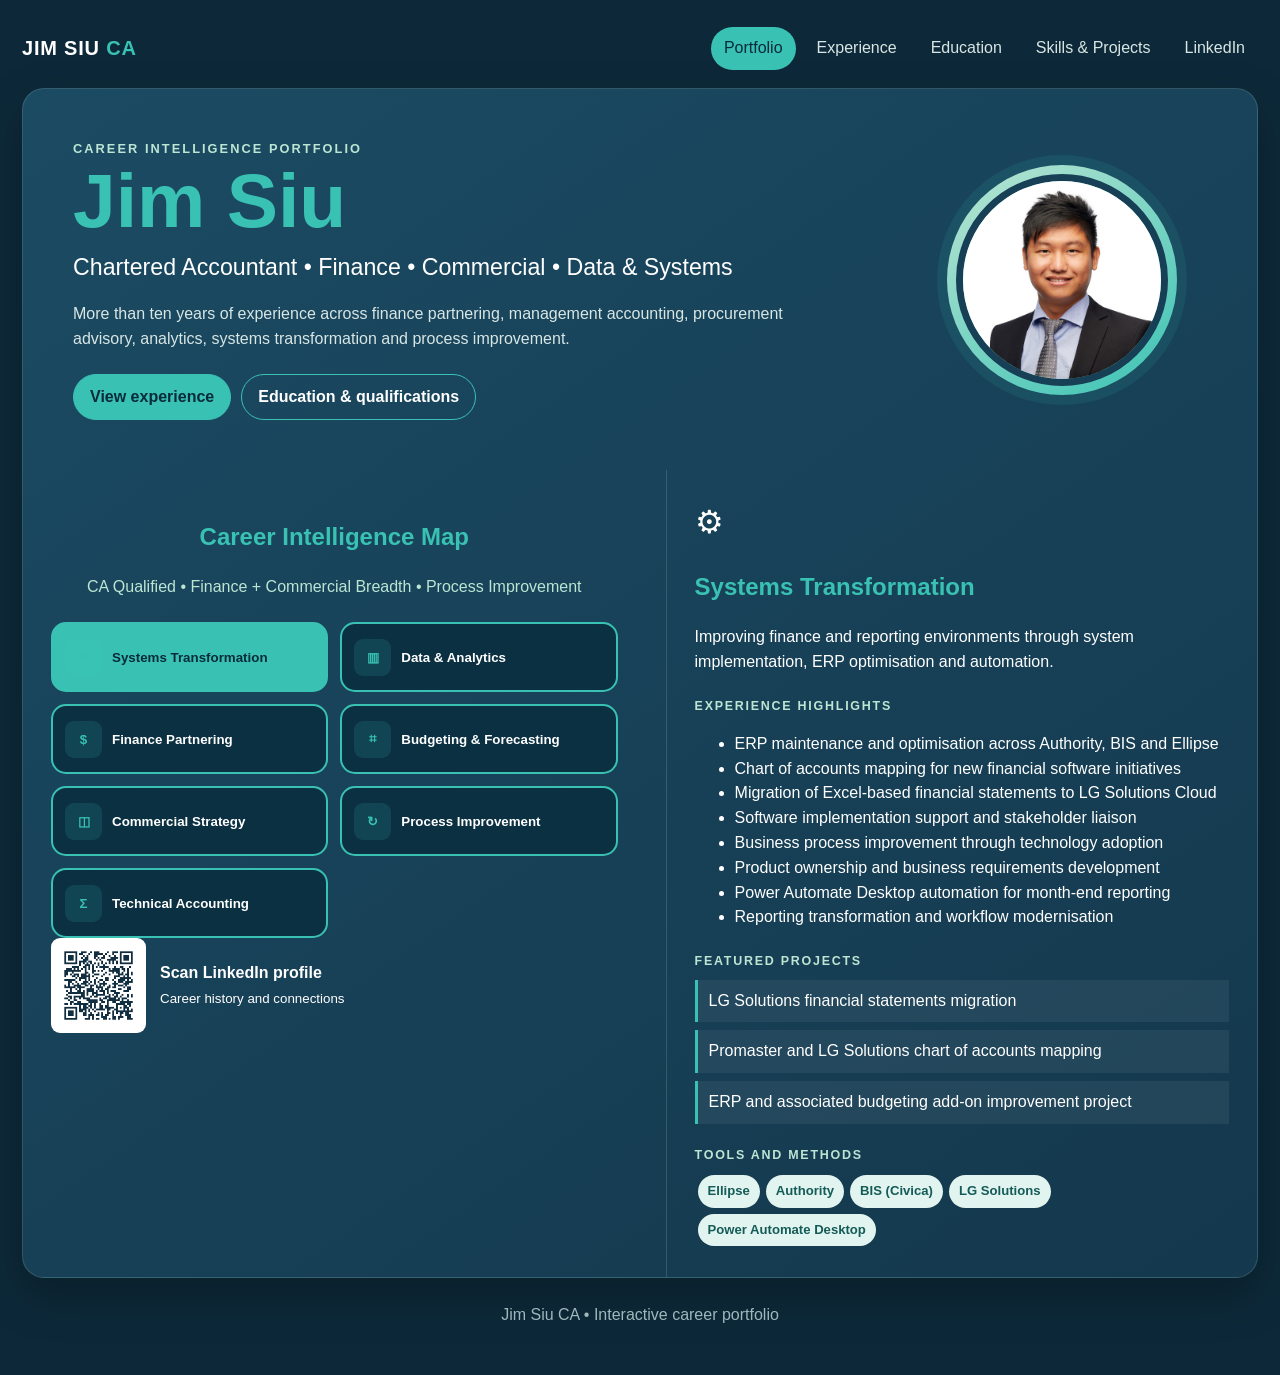
<file: index.html>
<!doctype html><html lang="en"><head><meta charset="utf-8"><meta name="viewport" content="width=device-width,initial-scale=1"><meta name="description" content="Jim Siu career portfolio"><title>Jim Siu | Portfolio</title><link rel="stylesheet" href="styles.css"></head><body><a class="skip" href="#main">Skip to content</a><div class="wrap"><header class="top"><a class="brand" href="index.html">JIM SIU <span>CA</span></a><nav class="nav" aria-label="Primary"><a href="index.html" class="active">Portfolio</a><a href="experience.html" class="">Experience</a><a href="education.html" class="">Education</a><a href="skills.html" class="">Skills & Projects</a><a href="https://www.linkedin.com/in/jim-siu-6142bab9" target="_blank" rel="noopener">LinkedIn</a></nav></header><main id="main" class="page"><section class="hero"><div><div class="kicker">Career Intelligence Portfolio</div><h1>Jim Siu</h1><h2>Chartered Accountant • Finance • Commercial • Data & Systems</h2><p>More than ten years of experience across finance partnering, management accounting, procurement advisory, analytics, systems transformation and process improvement.</p><div class="buttons"><a class="btn primary" href="experience.html">View experience</a><a class="btn secondary" href="education.html">Education & qualifications</a></div></div><div class="portrait"><img src="[data-uri]" alt="Professional portrait"></div></section><section class="dashboard"><div class="map"><h2>Career Intelligence Map</h2><p class="credential">CA Qualified • Finance + Commercial Breadth • Process Improvement</p><div class="nodes" id="nodes"></div><div class="qr"><img src="[data-uri]" alt="QR code for LinkedIn"><span><strong>Scan LinkedIn profile</strong><br><small>Career history and connections</small></span></div></div><aside class="panel" aria-live="polite"><div id="panelContent"></div></aside></section><script>const profile={"systems": {"title": "Systems Transformation", "icon": "⚙", "summary": "Improving finance and reporting environments through system implementation, ERP optimisation and automation.", "points": ["ERP maintenance and optimisation across Authority, BIS and Ellipse", "Chart of accounts mapping for new financial software initiatives", "Migration of Excel-based financial statements to LG Solutions Cloud", "Software implementation support and stakeholder liaison", "Business process improvement through technology adoption", "Product ownership and business requirements development", "Power Automate Desktop automation for month-end reporting", "Reporting transformation and workflow modernisation"], "projects": ["LG Solutions financial statements migration", "Promaster and LG Solutions chart of accounts mapping", "ERP and associated budgeting add-on improvement project"], "tools": ["Ellipse", "Authority", "BIS (Civica)", "LG Solutions", "Power Automate Desktop"]}, "data": {"title": "Data & Analytics", "icon": "▥", "summary": "Turning complex financial, procurement and operational data into decision-ready reporting and insight.", "points": ["Product Owner for procurement Power BI dashboards", "Power BI and Power Query dashboard development", "Procurement KPI and compliance reporting", "Spend analytics and procurement reporting", "Labour, overhead and discretionary spend analysis", "Dashboard scope development, blueprinting and testing", "Advanced Excel financial modelling and analysis", "Stakeholder engagement throughout dashboard development"], "projects": ["Procurement Power BI dashboard suite", "Horizon Power restructure data analysis", "Procurement compliance, spend and KPI reporting"], "tools": ["Power BI", "Power Query", "Excel", "Office Scripts", "XLOOKUP", "PivotTables"]}, "finance": {"title": "Finance Partnering", "icon": "$", "summary": "Partnering with business divisions to interpret financial performance and support strategic decisions.", "points": ["Finance Business Partner experience at Horizon Power", "Execution of strategic business plans", "Financial model and forecast development", "Budgeting and financial analysis", "Management accounting support", "Interpretation of financial reports for decision-making", "Relationship building across business divisions", "Support for strategic objectives and operational stakeholders"], "projects": ["Strategic business planning and forecasting", "Management accounting support across business areas", "Financial insight for operational decision-making"], "tools": ["Financial modelling", "Forecasting", "Variance analysis", "Stakeholder engagement"]}, "planning": {"title": "Budgeting & Forecasting", "icon": "⌗", "summary": "Preparing and monitoring operating, capital and long-term financial plans across multiple service lines.", "points": ["Annual budgeting and forecasting processes", "Long-Term Financial Plan preparation", "Four-Year Capital Works Plan development", "Operating project budget tracking", "Capital project performance monitoring", "Annual and seasonal statutory budget reviews", "Monthly variance analysis", "Financial modelling for infrastructure and ad hoc projects"], "projects": ["City of Vincent Long-Term Financial Plan", "Four-Year Capital Works Plan", "Underground power project financial model"], "tools": ["Budget modelling", "Capital planning", "Forecasting", "Variance reporting", "Advanced Excel"]}, "commercial": {"title": "Commercial Strategy", "icon": "◫", "summary": "Supporting sourcing, contracts and supplier outcomes through commercial analysis and negotiation.", "points": ["Source-to-contract procurement advisory", "Contract management and procure-to-pay support", "Probity, spend analysis and supplier management", "Strategic negotiations and commercial outcome management", "Strong supplier and stakeholder relationship management", "Pricing and benchmarking analysis across suppliers", "Commercial analysis to support business decisions", "Continuous improvement identification across procurement activities"], "projects": ["Distribution Maintenance Panel Source-to-Contract", "Retail Systems Replacement Program", "Request for Tender and Quotation Activities"], "tools": ["Negotiation", "Supplier management", "Spend analysis", "Contract management", "Procure-to-pay"]}, "improvement": {"title": "Process Improvement", "icon": "↻", "summary": "Redesigning processes and reporting to improve efficiency, governance and information quality.", "points": ["Continuous improvement initiatives across procurement and finance", "Innovation team participation at the City of Vincent", "Automation of ERP month-end reports", "Reporting and dashboard modernisation", "Financial statement digitisation project leadership", "Stakeholder-led improvement identification", "Workflow optimisation and technology adoption", "Testing and refinement of new reporting solutions"], "projects": ["Excel-to-cloud financial statement migration", "Power Automate month-end reporting automation", "Procurement dashboard reporting modernisation"], "tools": ["Power Automate Desktop", "Power BI", "Process mapping", "Testing", "Change support"]}, "accounting": {"title": "Technical Accounting", "icon": "Σ", "summary": "A Chartered Accountant foundation spanning management accounting, business advisory, tax and audit.", "points": ["Chartered Accountant, CA ANZ", "Monthly and annual financial statement preparation", "General ledger reconciliations and reviews", "Annual and seasonal statutory budget statements", "BAS, tax return and tax note preparation", "Bookkeeping and financial statement review", "Audit experience across mining, investment and retail clients", "Management accounting and monthly variance analysis"], "projects": ["Monthly and annual financial reporting", "Business advisory and tax compliance", "External audit exposure across multiple industries"], "tools": ["Xero", "Xero Practice Manager", "MYOB", "General ledger", "BAS and tax"]}};const nodes=document.getElementById('nodes'),panel=document.getElementById('panelContent');Object.entries(profile).forEach(([key,x],i)=>{const b=document.createElement('button');b.className='node'+(i===0?' active':'');b.innerHTML=`<span class="node-icon">${x.icon||'•'}</span>${x.title}`;b.onclick=()=>selectNode(key,b);nodes.appendChild(b)});function selectNode(k,b){document.querySelectorAll('.node').forEach(n=>n.classList.remove('active'));b.classList.add('active');const x=profile[k];panel.innerHTML=`<div class="panel-icon">${x.icon||'•'}</div><h2>${x.title}</h2><p>${x.summary}</p><div class="section-title">Experience highlights</div><ul>${x.points.map(v=>`<li>${v}</li>`).join('')}</ul><div class="section-title">Featured projects</div>${x.projects.map(v=>`<div class="project">${v}</div>`).join('')}<div class="section-title">Tools and methods</div>${x.tools.map(v=>`<span class="chip">${v}</span>`).join('')}`;if(innerWidth<901)panel.scrollIntoView({behavior:'smooth'})}selectNode('systems',document.querySelector('.node'));</script></main><footer>Jim Siu CA • Interactive career portfolio</footer></div></body></html>
</file>
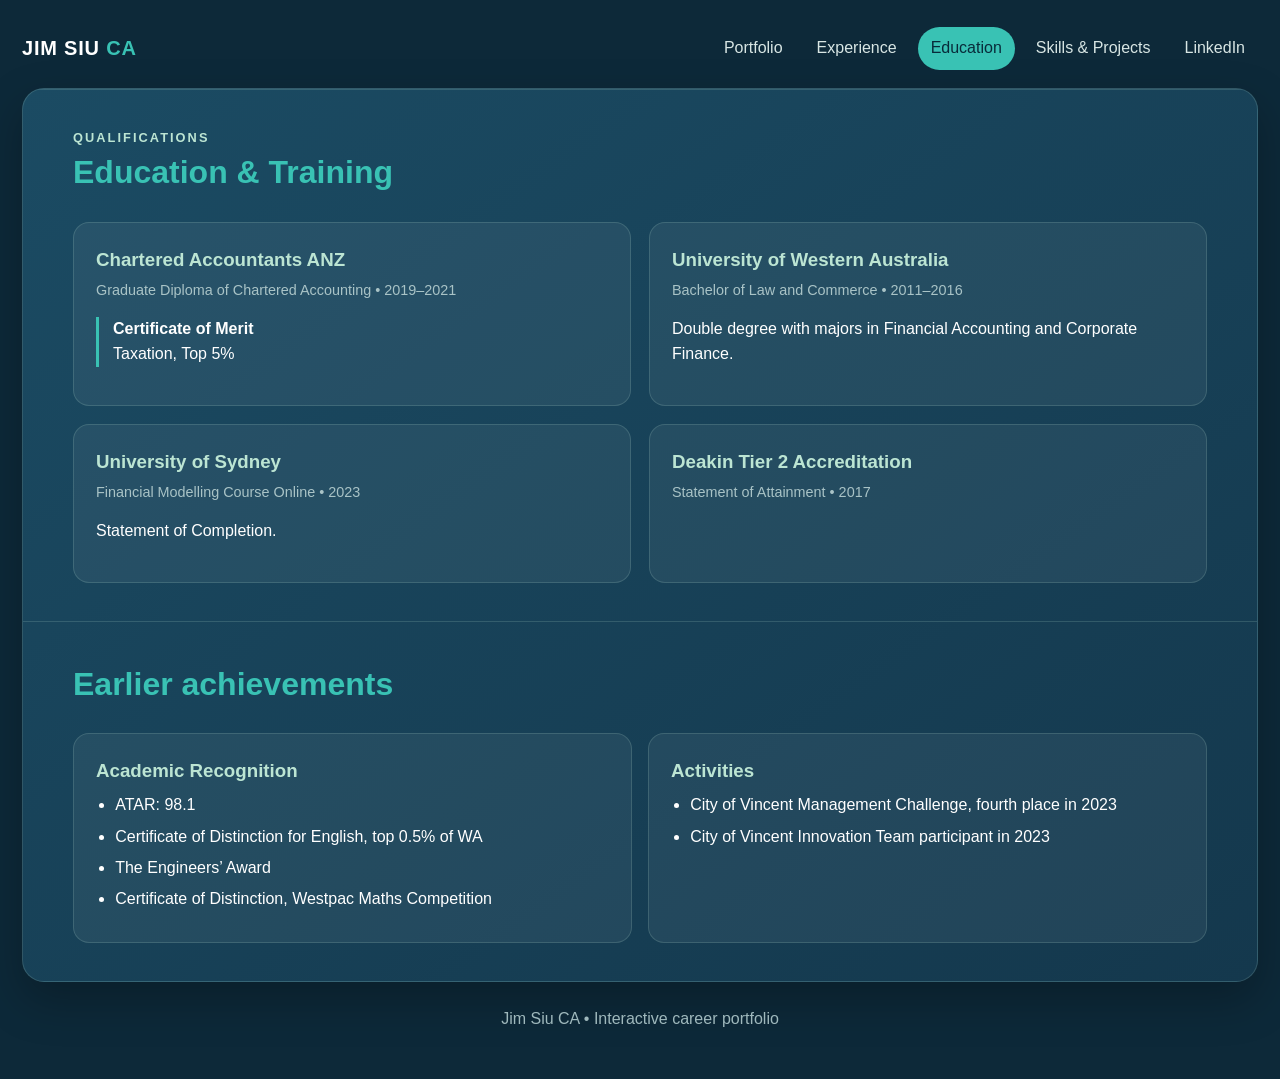
<file: education.html>
<!doctype html><html lang="en"><head><meta charset="utf-8"><meta name="viewport" content="width=device-width,initial-scale=1"><meta name="description" content="Jim Siu career portfolio"><title>Jim Siu | Education</title><link rel="stylesheet" href="styles.css"></head><body><a class="skip" href="#main">Skip to content</a><div class="wrap"><header class="top"><a class="brand" href="index.html">JIM SIU <span>CA</span></a><nav class="nav" aria-label="Primary"><a href="index.html" class="">Portfolio</a><a href="experience.html" class="">Experience</a><a href="education.html" class="active">Education</a><a href="skills.html" class="">Skills & Projects</a><a href="https://www.linkedin.com/in/jim-siu-6142bab9" target="_blank" rel="noopener">LinkedIn</a></nav></header><main id="main" class="page"><section class="section"><div class="kicker">Qualifications</div><h2>Education & Training</h2><div class="edu-grid"><article class="card"><h3>Chartered Accountants ANZ</h3><div class="meta">Graduate Diploma of Chartered Accounting • 2019–2021</div><div class="achievement"><strong>Certificate of Merit</strong><br>Taxation, Top 5%</div></article><article class="card"><h3>University of Western Australia</h3><div class="meta">Bachelor of Law and Commerce • 2011–2016</div><p>Double degree with majors in Financial Accounting and Corporate Finance.</p></article><article class="card"><h3>University of Sydney</h3><div class="meta">Financial Modelling Course Online • 2023</div><p>Statement of Completion.</p></article><article class="card"><h3>Deakin Tier 2 Accreditation</h3><div class="meta">Statement of Attainment • 2017</div></article></div></section><section class="section"><h2>Earlier achievements</h2><div class="cards"><article class="card"><h3>Academic Recognition</h3><ul><li>ATAR: 98.1</li><li>Certificate of Distinction for English, top 0.5% of WA</li><li>The Engineers’ Award</li><li>Certificate of Distinction, Westpac Maths Competition</li></ul></article><article class="card"><h3>Activities</h3><ul><li>City of Vincent Management Challenge, fourth place in 2023</li><li>City of Vincent Innovation Team participant in 2023</li></ul></article></div></section></main><footer>Jim Siu CA • Interactive career portfolio</footer></div></body></html>
</file>
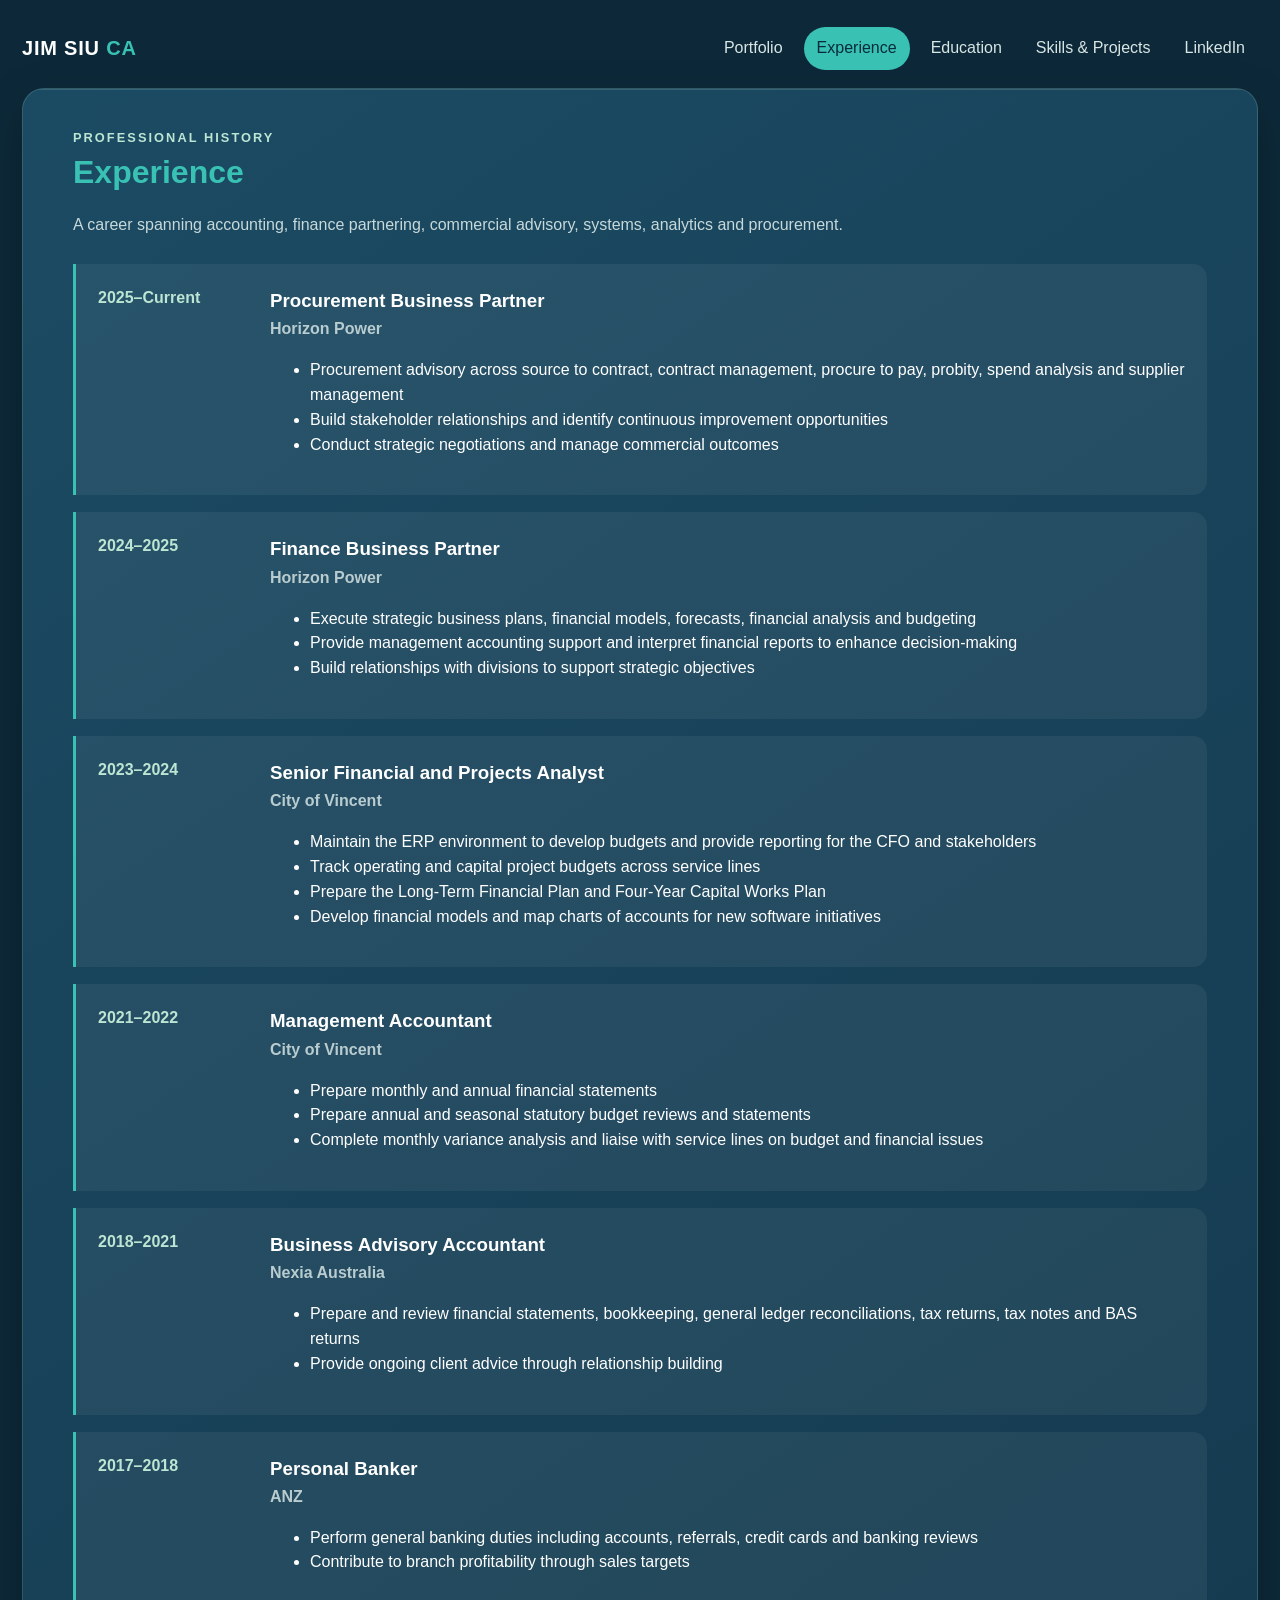
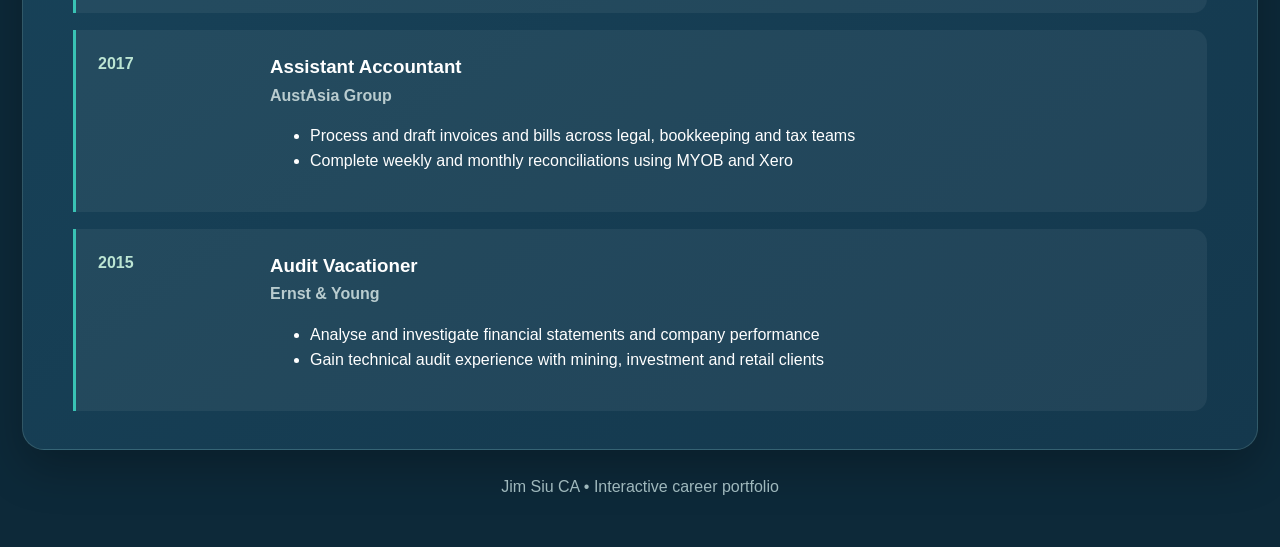
<file: experience.html>
<!doctype html><html lang="en"><head><meta charset="utf-8"><meta name="viewport" content="width=device-width,initial-scale=1"><meta name="description" content="Jim Siu career portfolio"><title>Jim Siu | Experience</title><link rel="stylesheet" href="styles.css"></head><body><a class="skip" href="#main">Skip to content</a><div class="wrap"><header class="top"><a class="brand" href="index.html">JIM SIU <span>CA</span></a><nav class="nav" aria-label="Primary"><a href="index.html" class="">Portfolio</a><a href="experience.html" class="active">Experience</a><a href="education.html" class="">Education</a><a href="skills.html" class="">Skills & Projects</a><a href="https://www.linkedin.com/in/jim-siu-6142bab9" target="_blank" rel="noopener">LinkedIn</a></nav></header><main id="main" class="page"><section class="section"><div class="kicker">Professional history</div><h2>Experience</h2><p class="section-lead">A career spanning accounting, finance partnering, commercial advisory, systems, analytics and procurement.</p><div class="timeline"><article class="role"><div class="dates">2025–Current</div><div><h3>Procurement Business Partner</h3><h4>Horizon Power</h4><ul><li>Procurement advisory across source to contract, contract management, procure to pay, probity, spend analysis and supplier management</li><li>Build stakeholder relationships and identify continuous improvement opportunities</li><li>Conduct strategic negotiations and manage commercial outcomes</li></ul></div></article><article class="role"><div class="dates">2024–2025</div><div><h3>Finance Business Partner</h3><h4>Horizon Power</h4><ul><li>Execute strategic business plans, financial models, forecasts, financial analysis and budgeting</li><li>Provide management accounting support and interpret financial reports to enhance decision-making</li><li>Build relationships with divisions to support strategic objectives</li></ul></div></article><article class="role"><div class="dates">2023–2024</div><div><h3>Senior Financial and Projects Analyst</h3><h4>City of Vincent</h4><ul><li>Maintain the ERP environment to develop budgets and provide reporting for the CFO and stakeholders</li><li>Track operating and capital project budgets across service lines</li><li>Prepare the Long-Term Financial Plan and Four-Year Capital Works Plan</li><li>Develop financial models and map charts of accounts for new software initiatives</li></ul></div></article><article class="role"><div class="dates">2021–2022</div><div><h3>Management Accountant</h3><h4>City of Vincent</h4><ul><li>Prepare monthly and annual financial statements</li><li>Prepare annual and seasonal statutory budget reviews and statements</li><li>Complete monthly variance analysis and liaise with service lines on budget and financial issues</li></ul></div></article><article class="role"><div class="dates">2018–2021</div><div><h3>Business Advisory Accountant</h3><h4>Nexia Australia</h4><ul><li>Prepare and review financial statements, bookkeeping, general ledger reconciliations, tax returns, tax notes and BAS returns</li><li>Provide ongoing client advice through relationship building</li></ul></div></article><article class="role"><div class="dates">2017–2018</div><div><h3>Personal Banker</h3><h4>ANZ</h4><ul><li>Perform general banking duties including accounts, referrals, credit cards and banking reviews</li><li>Contribute to branch profitability through sales targets</li></ul></div></article><article class="role"><div class="dates">2017</div><div><h3>Assistant Accountant</h3><h4>AustAsia Group</h4><ul><li>Process and draft invoices and bills across legal, bookkeeping and tax teams</li><li>Complete weekly and monthly reconciliations using MYOB and Xero</li></ul></div></article><article class="role"><div class="dates">2015</div><div><h3>Audit Vacationer</h3><h4>Ernst & Young</h4><ul><li>Analyse and investigate financial statements and company performance</li><li>Gain technical audit experience with mining, investment and retail clients</li></ul></div></article></div></section></main><footer>Jim Siu CA • Interactive career portfolio</footer></div></body></html>
</file>
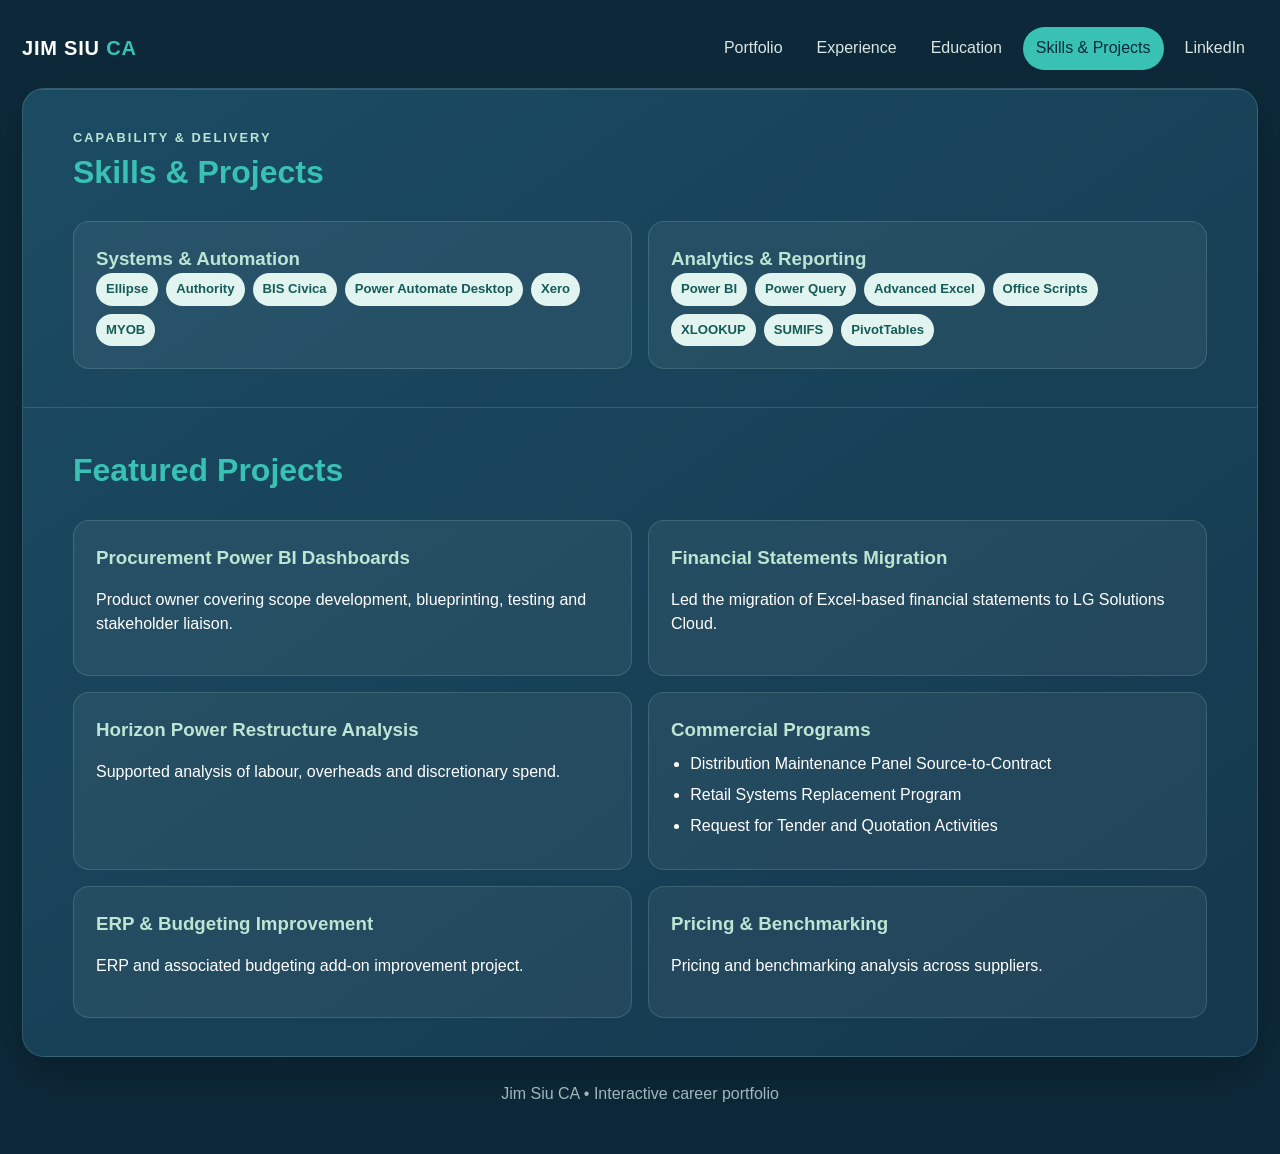
<file: skills.html>
<!doctype html><html lang="en"><head><meta charset="utf-8"><meta name="viewport" content="width=device-width,initial-scale=1"><meta name="description" content="Jim Siu career portfolio"><title>Jim Siu | Skills & Projects</title><link rel="stylesheet" href="styles.css"></head><body><a class="skip" href="#main">Skip to content</a><div class="wrap"><header class="top"><a class="brand" href="index.html">JIM SIU <span>CA</span></a><nav class="nav" aria-label="Primary"><a href="index.html" class="">Portfolio</a><a href="experience.html" class="">Experience</a><a href="education.html" class="">Education</a><a href="skills.html" class="active">Skills & Projects</a><a href="https://www.linkedin.com/in/jim-siu-6142bab9" target="_blank" rel="noopener">LinkedIn</a></nav></header><main id="main" class="page"><section class="section"><div class="kicker">Capability & delivery</div><h2>Skills & Projects</h2><div class="cards"><article class="card"><h3>Systems & Automation</h3><div class="tags"><span class="tag">Ellipse</span><span class="tag">Authority</span><span class="tag">BIS Civica</span><span class="tag">Power Automate Desktop</span><span class="tag">Xero</span><span class="tag">MYOB</span></div></article><article class="card"><h3>Analytics & Reporting</h3><div class="tags"><span class="tag">Power BI</span><span class="tag">Power Query</span><span class="tag">Advanced Excel</span><span class="tag">Office Scripts</span><span class="tag">XLOOKUP</span><span class="tag">SUMIFS</span><span class="tag">PivotTables</span></div></article></div></section><section class="section"><h2>Featured Projects</h2><div class="cards"><article class="card"><h3>Procurement Power BI Dashboards</h3><p>Product owner covering scope development, blueprinting, testing and stakeholder liaison.</p></article><article class="card"><h3>Financial Statements Migration</h3><p>Led the migration of Excel-based financial statements to LG Solutions Cloud.</p></article><article class="card"><h3>Horizon Power Restructure Analysis</h3><p>Supported analysis of labour, overheads and discretionary spend.</p></article><article class="card"><h3>Commercial Programs</h3><ul><li>Distribution Maintenance Panel Source-to-Contract</li><li>Retail Systems Replacement Program</li><li>Request for Tender and Quotation Activities</li></ul></article><article class="card"><h3>ERP & Budgeting Improvement</h3><p>ERP and associated budgeting add-on improvement project.</p></article><article class="card"><h3>Pricing & Benchmarking</h3><p>Pricing and benchmarking analysis across suppliers.</p></article></div></section></main><footer>Jim Siu CA • Interactive career portfolio</footer></div></body></html>
</file>
<file: styles.css>
:root{--navy:#0d2939;--navy2:#173f55;--teal:#39c2b4;--mint:#bce5d3;--paper:#f4f8f7;--ink:#243940;--muted:#b9cccf;--white:#fff;--line:rgba(188,229,211,.17)}
*{box-sizing:border-box}html{scroll-behavior:smooth}body{margin:0;font-family:Segoe UI,Aptos,Arial,sans-serif;background:var(--navy);color:#fff;line-height:1.55}a{color:inherit}.wrap{width:min(1280px,100%);margin:auto;padding:22px}.top{display:flex;align-items:center;justify-content:space-between;gap:20px;padding:5px 0 18px}.brand{text-decoration:none;font-size:1.25rem;font-weight:850;letter-spacing:.04em}.brand span{color:var(--teal)}.nav{display:flex;gap:8px;flex-wrap:wrap}.nav a{padding:9px 13px;border-radius:999px;text-decoration:none;color:#d8e6e4}.nav a:hover,.nav a.active{background:var(--teal);color:#082b3a}.page{background:linear-gradient(145deg,#1b4b63,#14384d);border:1px solid var(--line);border-radius:22px;box-shadow:0 18px 45px rgba(0,0,0,.25);overflow:hidden}.hero{padding:50px;display:grid;grid-template-columns:1fr 260px;gap:36px;align-items:center}.kicker{color:var(--mint);text-transform:uppercase;letter-spacing:.16em;font-weight:800;font-size:.8rem}.hero h1{font-size:clamp(2.5rem,6vw,5.3rem);line-height:.95;margin:.35rem 0;color:var(--teal)}.hero h2{font-size:1.45rem;margin:.8rem 0;font-weight:500}.hero p{max-width:760px;color:#d8e6e4}.portrait{width:230px;height:230px;border-radius:50%;padding:9px;background:linear-gradient(145deg,var(--mint),var(--teal));box-shadow:0 0 0 10px rgba(57,194,180,.11)}.portrait img{width:100%;height:100%;object-fit:cover;object-position:center 22%;border-radius:50%;border:7px solid var(--navy2)}.buttons{display:flex;gap:10px;flex-wrap:wrap;margin-top:22px}.btn{display:inline-flex;padding:10px 16px;border-radius:999px;text-decoration:none;font-weight:750;border:1px solid var(--teal)}.btn.primary{background:var(--teal);color:#082b3a}.btn.secondary{color:#fff}.section{padding:38px 50px;border-top:1px solid var(--line)}.section h2{color:var(--teal);font-size:2rem;margin:0 0 8px}.section-lead{color:#c8d9da;max-width:820px}.cards{display:grid;grid-template-columns:repeat(2,minmax(0,1fr));gap:16px;margin-top:24px}.card{background:rgba(255,255,255,.06);border:1px solid var(--line);border-radius:16px;padding:22px}.card h3{margin:0;color:var(--mint)}.card .meta{color:#a9c3c6;font-size:.9rem;margin:.3rem 0 1rem}.card ul{padding-left:1.2rem;margin:.5rem 0}.card li{margin:.4rem 0}.timeline{display:grid;gap:17px;margin-top:26px}.role{display:grid;grid-template-columns:150px 1fr;gap:22px;padding:22px;border-left:3px solid var(--teal);background:rgba(255,255,255,.055);border-radius:0 14px 14px 0}.role .dates{color:var(--mint);font-weight:800}.role h3{margin:0}.role h4{margin:.15rem 0 .8rem;color:#b9cccf;font-weight:600}.tags{display:flex;flex-wrap:wrap;gap:8px}.tag{background:#e1f4ef;color:#155b57;padding:6px 10px;border-radius:999px;font-size:.82rem;font-weight:700}.edu-grid{display:grid;grid-template-columns:repeat(2,minmax(0,1fr));gap:18px;margin-top:25px}.achievement{border-left:3px solid var(--teal);padding-left:14px;margin-top:14px}.qr{display:flex;gap:14px;align-items:center}.qr img{width:95px;background:#fff;padding:6px;border-radius:9px}footer{text-align:center;color:#9fb8bc;padding:25px}.skip{position:absolute;left:-9999px}.skip:focus{left:10px;top:10px;background:#fff;color:#000;padding:8px;z-index:99}
.dashboard{display:grid;grid-template-columns:minmax(0,1fr) minmax(390px,.95fr);gap:20px}.map,.panel{padding:28px}.map .portrait{margin:auto}.map h2{text-align:center;color:var(--teal)}.credential{text-align:center;color:var(--mint)}.nodes{display:grid;grid-template-columns:repeat(2,minmax(0,1fr));gap:12px;margin-top:22px}.node{min-height:70px;border:2px solid var(--teal);border-radius:15px;background:#0b3042;color:#fff;padding:12px;text-align:left;cursor:pointer;font-weight:750;display:flex;align-items:center;gap:10px}.node-icon{display:grid;place-items:center;width:37px;height:37px;border-radius:9px;background:rgba(57,194,180,.14);color:var(--teal)}.node:hover,.node.active{background:var(--teal);color:#082b3a}.panel{border-left:1px solid var(--line);min-height:760px}.panel h2{color:var(--teal)}.panel-icon{font-size:2rem}.panel .section-title{color:var(--mint);font-size:.78rem;text-transform:uppercase;letter-spacing:.14em;font-weight:800;margin:22px 0 7px}.project{background:rgba(255,255,255,.06);border-left:3px solid var(--teal);padding:9px 11px;margin:8px 0}.chip{display:inline-block;background:#e1f4ef;color:#155b57;padding:6px 10px;border-radius:999px;font-size:.82rem;font-weight:700;margin:3px}
@media(max-width:900px){.hero,.dashboard{grid-template-columns:1fr}.portrait{margin:auto}.hero{text-align:center}.hero p{margin-left:auto;margin-right:auto}.buttons{justify-content:center}.panel{border-left:0;border-top:1px solid var(--line);min-height:0}.cards,.edu-grid{grid-template-columns:1fr}.role{grid-template-columns:1fr}.section,.hero{padding:30px}.top{align-items:flex-start;flex-direction:column}}
@media(max-width:560px){.wrap{padding:12px}.nodes{grid-template-columns:1fr}.section,.hero,.map,.panel{padding:20px}.nav a{padding:7px 9px;font-size:.88rem}}
</file>
